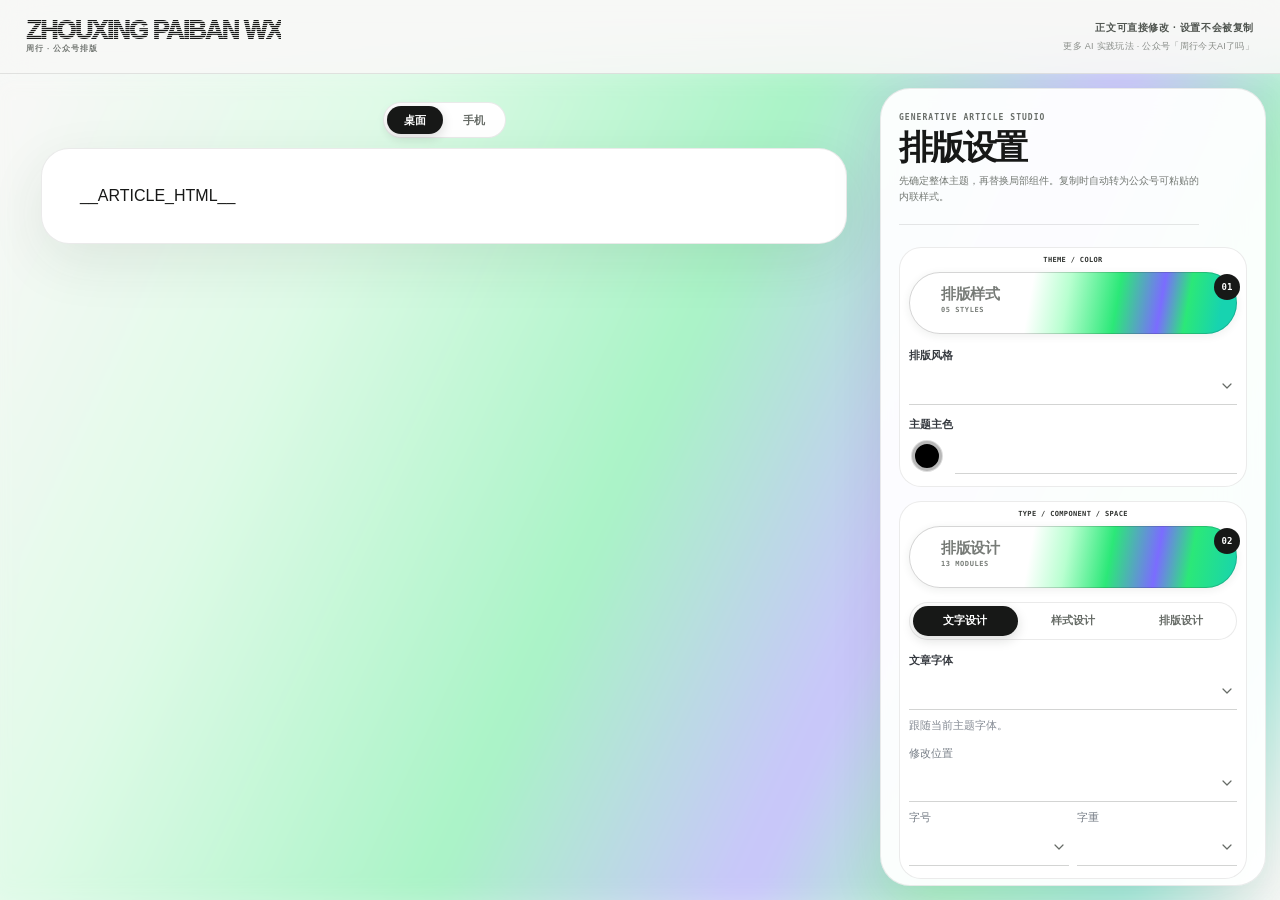
<file: zhouxing-paiban-wx/assets/preview-template.html>
<!doctype html>
<html lang="zh-CN">
  <head>
    <meta charset="utf-8" />
    <meta name="viewport" content="width=device-width,initial-scale=1" />
    <title>__PAGE_TITLE__ · 公众号排版预览</title>
    <style>
      * {
        box-sizing: border-box;
      }
      :root {
        color-scheme: light;
        font-family: -apple-system, BlinkMacSystemFont, "SF Pro Display", "PingFang SC", sans-serif;
        --flow-pale: #b8ffd0;
        --flow-mid: #2be878;
        --flow-rich: #17d3b0;
        --flow-aux: #7b6cff;
      }
      body {
        min-height: 100vh;
        margin: 0;
        background: #f7f8f6;
        color: #171817;
      }
      body:before {
        content: "";
        position: fixed;
        z-index: 0;
        inset: 0;
        pointer-events: none;
        background: linear-gradient(
          90deg,
          transparent calc(50% - 0.5px),
          rgba(22, 24, 23, 0.018) 50%,
          transparent calc(50% + 0.5px)
        );
        background-size: 120px 100%;
      }
      .ambient-flow {
        position: fixed;
        z-index: 0;
        inset: 74px 0 0;
        width: 100%;
        height: calc(100vh - 74px);
        border: 0;
        background: linear-gradient(
          115deg,
          #f8f9f7 4%,
          var(--flow-pale) 25%,
          var(--flow-mid) 49%,
          var(--flow-aux) 67%,
          var(--flow-mid) 78%,
          var(--flow-rich) 89%,
          #f8f9f7 97%
        );
        filter: blur(18px) saturate(1.08);
        opacity: 0.36;
        pointer-events: none;
        transform: scale(1.045);
      }
      .app-header {
        height: 74px;
        padding: 0 26px;
        display: flex;
        align-items: center;
        justify-content: space-between;
        background: rgba(247, 248, 246, 0.88);
        border-bottom: 1px solid rgba(24, 26, 25, 0.1);
        position: sticky;
        top: 0;
        z-index: 10;
        backdrop-filter: blur(20px);
        -webkit-backdrop-filter: blur(20px);
      }
      .brand {
        display: flex;
        flex-direction: column;
        align-items: flex-start;
        gap: 4px;
      }
      .brand-en {
        color: transparent;
        background: repeating-linear-gradient(180deg, #171817 0 1px, rgba(23, 24, 23, 0.18) 1px 2px);
        -webkit-background-clip: text;
        background-clip: text;
        font-family: "Arial Black", "SF Pro Display", "PingFang SC", sans-serif;
        font-size: 25px;
        font-weight: 950;
        line-height: 0.82;
        letter-spacing: -0.055em;
        text-transform: uppercase;
      }
      .brand-cn {
        color: #747974;
        font-size: 8px;
        font-weight: 650;
        line-height: 1;
        letter-spacing: 0.12em;
      }
      .header-note {
        display: flex;
        flex-direction: column;
        align-items: flex-end;
        gap: 5px;
        text-align: right;
      }
      .hint {
        color: #4f544f;
        font-size: 10px;
        font-weight: 650;
        letter-spacing: 0.06em;
      }
      .account-note {
        color: #8a8e89;
        font-size: 9px;
        font-weight: 520;
        letter-spacing: 0.035em;
      }
      .workspace {
        position: relative;
        z-index: 1;
        width: 100%;
        margin: 0;
        padding: 28px 414px 84px 22px;
        display: block;
      }
      .paper-shell {
        width: min(806px, 100%);
        margin: 0 auto;
        padding: 38px;
        background: #fff;
        border: 1px solid rgba(25, 28, 26, 0.09);
        border-radius: 28px;
        box-shadow: 0 18px 55px rgba(44, 50, 46, 0.085);
        overflow: hidden;
      }
      /* 手机预览：375px 屏宽减去公众号正文区自带的 16px 左右页边距，文章实际可用宽度 343px */
      .paper-shell.is-phone {
        width: 377px;
        padding: 24px 16px;
        border-radius: 36px;
      }
      .preview-mode {
        display: flex;
        width: max-content;
        gap: 3px;
        margin: 0 auto 10px;
        padding: 3px;
        border: 1px solid rgba(24, 27, 25, 0.09);
        border-radius: 999px;
        background: #fff;
      }
      .preview-mode-option {
        height: 28px;
        padding: 0 16px;
        background: transparent;
        color: #666b66;
        font-size: 11px;
        font-weight: 680;
      }
      .preview-mode-option:hover {
        color: #111311;
        background: #f6f7f5;
      }
      .preview-mode-option.active {
        background: #171817;
        color: #fff;
        box-shadow: 0 4px 12px rgba(23, 24, 23, 0.15);
      }
      .preview-mode-note {
        margin: 0 0 14px;
        color: #7c828b;
        font-size: 10px;
        text-align: center;
      }
      .preview-mode-note[hidden] {
        display: none;
      }
      .article {
        margin: 0 auto;
        outline: none;
      }
      .article:focus {
        box-shadow: 0 0 0 4px rgba(35, 39, 36, 0.08);
      }
      .toolbar {
        position: fixed;
        top: 88px;
        right: 14px;
        width: 386px;
        max-height: calc(100vh - 102px);
        overflow: auto;
        padding: 22px 18px 20px;
        background: rgba(255, 255, 255, 0.94);
        border: 1px solid rgba(24, 27, 25, 0.085);
        border-radius: 30px;
        box-shadow: 0 18px 52px rgba(42, 48, 44, 0.1);
        z-index: 8;
        backdrop-filter: blur(22px);
        -webkit-backdrop-filter: blur(22px);
        scrollbar-width: thin;
        scrollbar-color: #cfd2cd transparent;
      }
      .toolbar::-webkit-scrollbar {
        width: 7px;
      }
      .toolbar::-webkit-scrollbar-thumb {
        background: #c4c8ce;
        border: 2px solid transparent;
        border-radius: 8px;
        background-clip: padding-box;
      }
      .toolbar > h2 {
        margin: 2px 0 9px;
        font-size: 34px;
        font-weight: 880;
        line-height: 0.94;
        letter-spacing: -0.065em;
      }
      .toolbar > h2:before {
        content: "GENERATIVE ARTICLE STUDIO";
        display: block;
        margin: 0 0 9px;
        color: #686d68;
        font-family: Menlo, Monaco, monospace;
        font-size: 8px;
        font-weight: 600;
        line-height: 1.2;
        letter-spacing: 0.13em;
      }
      .toolbar > .sub {
        max-width: 300px;
        margin: 0 0 22px;
        padding-bottom: 18px;
        border-bottom: 1px solid rgba(24, 27, 25, 0.1);
        color: #737873;
        font-size: 10px;
        line-height: 1.65;
      }
      .settings-group {
        margin: 0 0 14px;
        padding: 9px 9px 12px;
        background: #fff;
        border: 1px solid rgba(24, 27, 25, 0.085);
        border-radius: 22px;
      }
      .module-label {
        height: 11px;
        margin: 0 13px 4px;
        color: #303330;
        font-family: Menlo, Monaco, monospace;
        font-size: 7px;
        font-weight: 650;
        line-height: 1;
        letter-spacing: 0.05em;
        text-align: center;
        text-transform: uppercase;
      }
      .material-card {
        position: relative;
        height: 62px;
        margin: 0 0 14px;
      }
      .material-band {
        position: absolute;
        inset: 0;
        width: 100%;
        height: 100%;
        border: 0;
        border-radius: 999px;
        background: linear-gradient(
          100deg,
          #fff 0 30%,
          rgba(255, 255, 255, 0.9) 37%,
          var(--flow-pale) 48%,
          var(--flow-mid) 63%,
          var(--flow-aux) 76%,
          var(--flow-mid) 84%,
          var(--flow-rich) 94%
        );
        box-shadow:
          0 2px 8px rgba(39, 45, 41, 0.08),
          inset 0 0 0 1px rgba(24, 27, 25, 0.1);
        pointer-events: none;
      }
      .settings-group:nth-of-type(2) .material-band {
        background: linear-gradient(
          100deg,
          #fff 0 30%,
          rgba(255, 255, 255, 0.9) 37%,
          var(--flow-pale) 48%,
          var(--flow-mid) 61%,
          var(--flow-aux) 75%,
          var(--flow-mid) 85%,
          var(--flow-rich)
        );
      }
      .material-card:after {
        content: "";
        position: absolute;
        inset: 0;
        border: 1px solid rgba(24, 27, 25, 0.085);
        border-radius: 999px;
        pointer-events: none;
      }
      .material-copy {
        position: absolute;
        top: 14px;
        left: 32px;
        z-index: 1;
        display: flex;
        min-width: 106px;
        flex-direction: column;
        align-items: flex-start;
        text-shadow: 0 1px 9px rgba(255, 255, 255, 0.85);
      }
      .group-title {
        margin: 0 0 5px;
        color: #777b77;
        font-size: 15px;
        font-weight: 820;
        line-height: 1;
        letter-spacing: -0.025em;
      }
      .material-meta {
        color: #787d78;
        font-family: Menlo, Monaco, monospace;
        font-size: 7px;
        font-weight: 560;
        line-height: 1.2;
        letter-spacing: 0.08em;
      }
      .group-index {
        position: absolute;
        top: 2px;
        right: -3px;
        z-index: 2;
        display: inline-flex;
        width: 26px;
        height: 26px;
        align-items: center;
        justify-content: center;
        border-radius: 50%;
        background: #171817;
        color: #fff;
        font-family: Menlo, Monaco, monospace;
        font-size: 9px;
        font-weight: 700;
        font-variant-numeric: tabular-nums;
      }
      .subsection {
        margin: 16px 0 10px;
        padding-top: 14px;
        border-top: 1px solid rgba(31, 38, 46, 0.07);
        color: #777e87;
        font-size: 11px;
        font-weight: 700;
        letter-spacing: 0.08em;
      }
      .design-tabs {
        display: grid;
        grid-template-columns: repeat(3, 1fr);
        gap: 3px;
        margin: 0 0 13px;
        padding: 3px;
        border: 1px solid rgba(24, 27, 25, 0.09);
        border-radius: 999px;
        background: #fff;
      }
      .design-tab {
        height: 30px;
        padding: 0 5px;
        border-radius: 999px;
        background: transparent;
        color: #666b66;
        font-size: 11px;
        font-weight: 680;
        transition:
          background 0.18s,
          color 0.18s,
          box-shadow 0.18s;
      }
      .design-tab:hover {
        color: #111311;
        background: #f6f7f5;
      }
      .design-tab.active {
        background: #171817;
        color: #fff;
        box-shadow: 0 4px 12px rgba(23, 24, 23, 0.15);
      }
      .design-panel[hidden] {
        display: none;
      }
      .field {
        margin: 0 0 12px;
      }
      .field:last-child {
        margin-bottom: 0;
      }
      .field > label {
        display: block;
        margin: 0 0 6px;
        color: #35393f;
        font-size: 11px;
        font-weight: 620;
      }
      select,
      input[type="text"] {
        width: 100%;
        height: 36px;
        padding: 0 28px 0 2px;
        border: 0;
        border-bottom: 1px solid rgba(24, 27, 25, 0.19);
        border-radius: 0;
        background-color: transparent;
        color: #202320;
        box-shadow: none;
        transition:
          background-color 0.16s,
          border-color 0.16s;
      }
      select {
        -webkit-appearance: none;
        appearance: none;
        background-image: url("data:image/svg+xml,%3Csvg xmlns='http://www.w3.org/2000/svg' width='10' height='6' viewBox='0 0 10 6'%3E%3Cpath d='m1 1 4 4 4-4' fill='none' stroke='%23666b66' stroke-width='1.2' stroke-linecap='round' stroke-linejoin='round'/%3E%3C/svg%3E");
        background-repeat: no-repeat;
        background-position: right 5px center;
        background-size: 10px 6px;
      }
      input[type="text"] {
        padding-right: 2px;
      }
      select:hover,
      input[type="text"]:hover {
        background-color: rgba(255, 255, 255, 0.32);
        border-bottom-color: rgba(24, 27, 25, 0.34);
      }
      input[type="text"]:focus,
      select:focus {
        outline: none;
        padding-left: 12px;
        border-bottom-color: transparent;
        border-radius: 999px;
        background-color: #f4f5f2;
        box-shadow: 0 0 0 1px rgba(24, 27, 25, 0.1);
      }
      .custom-select {
        position: relative;
        width: 100%;
      }
      .custom-select-native {
        position: absolute !important;
        width: 1px !important;
        height: 1px !important;
        margin: -1px !important;
        padding: 0 !important;
        overflow: hidden !important;
        clip: rect(0 0 0 0) !important;
        white-space: nowrap !important;
        border: 0 !important;
      }
      .custom-select-trigger {
        position: relative;
        width: 100%;
        height: 36px;
        padding: 0 30px 0 2px;
        border: 0;
        border-bottom: 1px solid rgba(24, 27, 25, 0.19);
        border-radius: 0;
        background: transparent;
        color: #202320;
        font-size: 13px;
        font-weight: 500;
        text-align: left;
        box-shadow: none;
      }
      .custom-select-trigger:after {
        content: "";
        position: absolute;
        top: 50%;
        right: 6px;
        width: 7px;
        height: 7px;
        border-right: 1.2px solid #666b66;
        border-bottom: 1.2px solid #666b66;
        transform: translateY(-70%) rotate(45deg);
        transition: transform 0.16s;
      }
      .custom-select-trigger:hover {
        background: rgba(247, 248, 246, 0.72);
        border-bottom-color: rgba(24, 27, 25, 0.34);
        box-shadow: none;
      }
      .custom-select.open .custom-select-trigger {
        padding-left: 12px;
        border-bottom-color: transparent;
        border-radius: 999px;
        background: #f4f5f2;
        box-shadow: 0 0 0 1px rgba(24, 27, 25, 0.1);
      }
      .custom-select.open .custom-select-trigger:after {
        transform: translateY(-20%) rotate(225deg);
      }
      .custom-select-trigger:active {
        transform: none;
      }
      .custom-select-menu {
        position: absolute;
        z-index: 30;
        top: calc(100% + 7px);
        left: 0;
        display: none;
        width: 100%;
        max-height: 220px;
        overflow: auto;
        padding: 6px;
        border: 1px solid rgba(24, 27, 25, 0.09);
        border-radius: 16px;
        background: rgba(255, 255, 255, 0.98);
        box-shadow: 0 16px 36px rgba(35, 40, 37, 0.16);
        backdrop-filter: blur(18px);
        -webkit-backdrop-filter: blur(18px);
      }
      .custom-select.open .custom-select-menu {
        display: block;
      }
      .custom-select-option {
        display: block;
        width: 100%;
        height: 31px;
        padding: 0 10px;
        border: 0;
        border-radius: 10px;
        background: transparent;
        color: #454a45;
        font-size: 11px;
        font-weight: 560;
        text-align: left;
        box-shadow: none;
      }
      .custom-select-option:hover {
        background: #f4f5f2;
        box-shadow: none;
      }
      .custom-select-option.selected {
        border-radius: 999px;
        background: #171817;
        color: #fff;
      }
      .custom-select-option:active {
        transform: none;
      }
      .color-row {
        display: grid;
        grid-template-columns: 36px 1fr;
        gap: 10px;
        align-items: end;
      }
      input[type="color"] {
        width: 36px;
        height: 36px;
        padding: 3px;
        border: 0;
        border-radius: 50%;
        background: transparent;
        cursor: pointer;
      }
      input[type="color"]::-webkit-color-swatch-wrapper {
        padding: 0;
      }
      input[type="color"]::-webkit-color-swatch {
        border: 3px solid rgba(255, 255, 255, 0.72);
        border-radius: 50%;
        box-shadow: 0 0 0 1px rgba(24, 27, 25, 0.14);
      }
      .type-controls {
        display: grid;
        grid-template-columns: 1fr 1fr;
        gap: 8px;
      }
      .type-controls .wide {
        grid-column: 1/-1;
      }
      .mini-label {
        display: block;
        margin: 0 0 5px;
        color: #777e87;
        font-size: 11px;
      }
      .field-note {
        margin: 7px 0 0;
        color: #858b94;
        font-size: 11px;
        line-height: 1.55;
      }
      .spacing-row {
        display: grid;
        grid-template-columns: 92px 1fr 36px;
        gap: 8px;
        align-items: center;
        margin: 0 0 11px;
      }
      .spacing-row:last-child {
        margin-bottom: 0;
      }
      .spacing-row label {
        color: #676e77;
        font-size: 11px;
      }
      .spacing-row output {
        color: #41464d;
        font-size: 11px;
        text-align: right;
        font-variant-numeric: tabular-nums;
      }
      input[type="range"] {
        width: 100%;
        accent-color: #24272c;
      }
      .actions {
        display: grid;
        grid-template-columns: 1fr 1fr;
        gap: 8px;
        margin-top: 16px;
      }
      button {
        height: 42px;
        border: 1px solid transparent;
        border-radius: 999px;
        font-weight: 720;
        cursor: pointer;
        transition:
          transform 0.16s,
          box-shadow 0.2s,
          filter 0.16s;
      }
      button:active {
        transform: scale(0.985);
      }
      #saveStyleButton,
      #resetButton {
        height: 48px;
        background: #fff;
        border-color: rgba(24, 27, 25, 0.13);
        color: #171817;
        font-size: 11px;
      }
      #saveStyleButton:hover,
      #resetButton:hover {
        box-shadow: 0 8px 20px rgba(23, 24, 23, 0.1);
      }
      #copyButton {
        position: relative;
        grid-column: 1/-1;
        height: 48px;
        padding: 0 48px 0 17px;
        overflow: hidden;
        background: #171817;
        border-color: #171817;
        box-shadow: 0 8px 20px rgba(23, 24, 23, 0.14);
        color: #fff;
        text-align: left;
      }
      #copyButton:after {
        content: "↗";
        position: absolute;
        top: 7px;
        right: 7px;
        display: flex;
        width: 32px;
        height: 32px;
        align-items: center;
        justify-content: center;
        border-radius: 50%;
        background: #fff;
        color: #171817;
        font-size: 14px;
      }
      #copyButton:hover {
        box-shadow: 0 11px 27px rgba(23, 24, 23, 0.21);
      }
      .status {
        min-height: 19px;
        margin-top: 10px;
        color: #7c828b;
        font-size: 12px;
        line-height: 1.5;
      }
      .status.success {
        color: #168248;
      }
      .status.error {
        color: #c23d35;
      }
      .preset-dialog[hidden] {
        display: none;
      }
      .preset-dialog {
        position: fixed;
        z-index: 60;
        inset: 0;
        display: grid;
        place-items: center;
        padding: 20px;
        background: rgba(19, 22, 20, 0.24);
        backdrop-filter: blur(10px);
        -webkit-backdrop-filter: blur(10px);
      }
      .preset-dialog-card {
        width: min(380px, 100%);
        padding: 24px;
        border: 1px solid rgba(24, 27, 25, 0.1);
        border-radius: 26px;
        background: rgba(255, 255, 255, 0.98);
        box-shadow: 0 28px 80px rgba(22, 26, 23, 0.22);
      }
      .preset-dialog-card h3 {
        margin: 0 0 8px;
        font-size: 24px;
        line-height: 1;
        letter-spacing: -0.04em;
      }
      .preset-dialog-card p {
        margin: 0 0 18px;
        color: #737873;
        font-size: 11px;
        line-height: 1.7;
      }
      .preset-dialog-card label {
        display: block;
        margin: 0 0 7px;
        color: #35393f;
        font-size: 11px;
        font-weight: 650;
      }
      .preset-dialog-card input {
        height: 42px;
        padding: 0 14px;
        border: 1px solid rgba(24, 27, 25, 0.13);
        border-radius: 999px;
        background: #f7f8f6;
      }
      .preset-dialog-card input:focus {
        padding-left: 14px;
      }
      .dialog-actions {
        display: grid;
        grid-template-columns: 1fr 1.3fr;
        gap: 8px;
        margin-top: 18px;
      }
      .dialog-actions button {
        height: 42px;
      }
      .dialog-cancel {
        background: #fff;
        border-color: rgba(24, 27, 25, 0.13);
        color: #171817;
      }
      .dialog-save {
        background: #171817;
        color: #fff;
      }
      .dialog-error {
        min-height: 18px;
        margin: 8px 2px 0 !important;
        color: #c23d35 !important;
        font-size: 10px !important;
      }
      .article h1,
      .article h2,
      .article h3,
      .article h4,
      .article h5,
      .article h6,
      .article p,
      .article blockquote,
      .article ul,
      .article ol,
      .article pre,
      .article table {
        box-sizing: border-box;
      }
      .article img {
        max-width: 100%;
      }
      @media (max-width: 900px) {
        .workspace {
          padding: 20px 328px 60px 12px;
        }
        .toolbar {
          top: 84px;
          right: 10px;
          width: 306px;
          max-height: calc(100vh - 96px);
          padding: 18px 14px;
        }
        .material-copy {
          left: 28px;
        }
        .paper-shell {
          padding: 18px;
          border-radius: 20px;
        }
      }
      @media (max-width: 640px) {
        body {
          min-width: 620px;
        }
        .app-header {
          padding: 0 14px;
        }
        .header-note {
          display: none;
        }
        .workspace {
          padding-left: 10px;
          padding-right: 318px;
        }
        .toolbar {
          right: 10px;
          width: 296px;
        }
        .paper-shell {
          padding: 12px;
          border-radius: 12px;
        }
      }
    </style>
    <style id="themeStyle"></style>
  </head>
  <body>
    <canvas class="ambient-flow flow-canvas" data-variant="2" aria-hidden="true"></canvas>
    <header class="app-header">
      <div class="brand">
        <span class="brand-en">ZHOUXING PAIBAN WX</span><span class="brand-cn">周行 · 公众号排版</span>
      </div>
      <div class="header-note">
        <span class="hint">正文可直接修改 · 设置不会被复制</span
        ><span class="account-note">更多 AI 实践玩法 · 公众号「周行今天AI了吗」</span>
      </div>
    </header>
    <main class="workspace">
      <div class="preview-mode" role="group" aria-label="预览宽度">
        <button class="preview-mode-option active" type="button" data-mode="desktop" aria-pressed="true">桌面</button
        ><button class="preview-mode-option" type="button" data-mode="phone" aria-pressed="false">手机</button>
      </div>
      <p id="previewModeNote" class="preview-mode-note" hidden>
        模拟手机公众号：屏宽 375px，已含公众号自带的 16px 页边距，复制结果不受预览宽度影响。
      </p>
      <section class="paper-shell">
        <article id="article" class="article note-to-mp" contenteditable="true" spellcheck="false">__ARTICLE_HTML__</article>
      </section>
      <aside class="toolbar">
        <h2>排版设置</h2>
        <p class="sub">先确定整体主题，再替换局部组件。复制时自动转为公众号可粘贴的内联样式。</p>
        <section class="settings-group" aria-labelledby="styleGroupTitle">
          <div class="module-label">Theme / Color</div>
          <div class="material-card">
            <canvas class="material-band flow-canvas" data-variant="0" aria-hidden="true"></canvas>
            <div class="material-copy">
              <h3 id="styleGroupTitle" class="group-title">排版样式</h3>
              <span id="themeCountMeta" class="material-meta">05 STYLES</span>
            </div>
            <span class="group-index">01</span>
          </div>
          <div class="field">
            <label for="themeSelect">排版风格</label
            ><select id="themeSelect"></select>
            <p id="themeNote" class="field-note"></p>
          </div>
          <div class="field">
            <label for="accentColor">主题主色</label>
            <div class="color-row">
              <input id="accentColor" type="color" /><input
                id="accentHex"
                type="text"
                maxlength="7"
                aria-label="十六进制主色"
              />
            </div>
          </div>
        </section>
        <section class="settings-group" aria-labelledby="designGroupTitle">
          <div class="module-label">Type / Component / Space</div>
          <div class="material-card">
            <canvas class="material-band flow-canvas" data-variant="1" aria-hidden="true"></canvas>
            <div class="material-copy">
              <h3 id="designGroupTitle" class="group-title">排版设计</h3>
              <span class="material-meta">13 MODULES</span>
            </div>
            <span class="group-index">02</span>
          </div>
          <div class="design-tabs" role="tablist" aria-label="排版设计分类">
            <button
              class="design-tab active"
              type="button"
              role="tab"
              aria-selected="true"
              data-panel="textDesignPanel"
            >
              文字设计
            </button>
            <button class="design-tab" type="button" role="tab" aria-selected="false" data-panel="styleDesignPanel">
              样式设计
            </button>
            <button class="design-tab" type="button" role="tab" aria-selected="false" data-panel="layoutDesignPanel">
              排版设计
            </button>
          </div>
          <div id="textDesignPanel" class="design-panel" role="tabpanel">
            <div class="field">
              <label for="fontSelect">文章字体</label
              ><select id="fontSelect"></select>
              <p id="fontNote" class="field-note">跟随当前主题字体。</p>
            </div>
            <div class="field">
              <div class="type-controls">
                <div class="wide">
                  <span class="mini-label">修改位置</span
                  ><select id="typeTargetSelect"></select>
                </div>
                <div>
                  <span class="mini-label">字号</span
                  ><select id="typeSizeSelect"></select>
                </div>
                <div>
                  <span class="mini-label">字重</span
                  ><select id="typeWeightSelect"></select>
                </div>
              </div>
            </div>
          </div>
          <div id="styleDesignPanel" class="design-panel" role="tabpanel" hidden>
            <div class="field">
              <label for="styleTargetSelect">修改位置</label
              ><select id="styleTargetSelect"></select>
            </div>
            <div class="field">
              <label for="styleOptionSelect">选择样式</label
              ><select id="styleOptionSelect"></select>
              <p id="styleNote" class="field-note">H1–H6 共用同一套标题样式，字号与字重在“文字设计”中独立调整。</p>
            </div>
          </div>
          <div id="layoutDesignPanel" class="design-panel" role="tabpanel" hidden>
            <div class="spacing-row">
              <label for="sidePadding">两侧边距</label
              ><input id="sidePadding" type="range" min="0" max="32" step="1" /><output id="sidePaddingValue"></output>
            </div>
            <div class="spacing-row">
              <label for="paragraphSpacing">段落间距</label
              ><input id="paragraphSpacing" type="range" min="8" max="42" step="1" /><output
                id="paragraphSpacingValue"
              ></output>
            </div>
            <div class="spacing-row">
              <label for="headingTopSpacing">标题上间距</label
              ><input id="headingTopSpacing" type="range" min="16" max="72" step="1" /><output
                id="headingTopSpacingValue"
              ></output>
            </div>
            <div class="spacing-row">
              <label for="headingBottomSpacing">标题下间距</label
              ><input id="headingBottomSpacing" type="range" min="8" max="44" step="1" /><output
                id="headingBottomSpacingValue"
              ></output>
            </div>
            <div class="spacing-row">
              <label for="imageTopSpacing">图片上间距</label
              ><input id="imageTopSpacing" type="range" min="0" max="56" step="1" /><output
                id="imageTopSpacingValue"
              ></output>
            </div>
            <div class="spacing-row">
              <label for="imageBottomSpacing">图片下间距</label
              ><input id="imageBottomSpacing" type="range" min="0" max="56" step="1" /><output
                id="imageBottomSpacingValue"
              ></output>
            </div>
            <p class="field-note">
              两侧边距是文章内容到公众号正文区域边缘的距离；公众号自身的页面边距无法通过粘贴修改。
            </p>
          </div>
        </section>
        <div class="actions">
          <button id="saveStyleButton" type="button">保存为新风格</button
          ><button id="resetButton" type="button">恢复当前风格</button
          ><button id="copyButton" type="button">复制排版</button>
        </div>
        <div id="status" class="status" role="status"></div>
      </aside>
    </main>
    <div id="presetDialog" class="preset-dialog" hidden>
      <section class="preset-dialog-card" role="dialog" aria-modal="true" aria-labelledby="presetDialogTitle">
        <h3 id="presetDialogTitle">保存为新风格</h3>
        <p>保存主题、配色、字体、组件和间距设置到当前浏览器。文章内容不会被保存。</p>
        <label for="presetName">风格名称</label
        ><input id="presetName" type="text" maxlength="24" autocomplete="off" placeholder="例如：红色教程版" />
        <p id="presetDialogError" class="dialog-error" role="alert"></p>
        <div class="dialog-actions">
          <button id="cancelPresetButton" class="dialog-cancel" type="button">取消</button
          ><button id="confirmPresetButton" class="dialog-save" type="button">保存风格</button>
        </div>
      </section>
    </div>
    <script id="themesData" type="application/json">
      __THEMES_JSON__
    </script>
    <script id="componentsData" type="application/json">
      __COMPONENTS_JSON__
    </script>
    <script>
      (() => {
        const themes = JSON.parse(document.getElementById("themesData").textContent),
          componentLibrary = JSON.parse(document.getElementById("componentsData").textContent),
          themeById = Object.fromEntries(themes.map((theme) => [theme.id, theme])),
          initialTheme = __INITIAL_THEME__;
        const article = document.getElementById("article"),
          paperShell = document.querySelector(".paper-shell"),
          previewModeNote = document.getElementById("previewModeNote"),
          themeStyle = document.getElementById("themeStyle"),
          themeSelect = document.getElementById("themeSelect"),
          themeNote = document.getElementById("themeNote"),
          themeCountMeta = document.getElementById("themeCountMeta"),
          accentColor = document.getElementById("accentColor"),
          accentHex = document.getElementById("accentHex"),
          fontSelect = document.getElementById("fontSelect"),
          fontNote = document.getElementById("fontNote"),
          typeTargetSelect = document.getElementById("typeTargetSelect"),
          typeSizeSelect = document.getElementById("typeSizeSelect"),
          typeWeightSelect = document.getElementById("typeWeightSelect"),
          styleTargetSelect = document.getElementById("styleTargetSelect"),
          styleOptionSelect = document.getElementById("styleOptionSelect"),
          styleNote = document.getElementById("styleNote"),
          status = document.getElementById("status"),
          copyButton = document.getElementById("copyButton"),
          saveStyleButton = document.getElementById("saveStyleButton"),
          presetDialog = document.getElementById("presetDialog"),
          presetName = document.getElementById("presetName"),
          presetDialogError = document.getElementById("presetDialogError");
        const spacingIds = [
            "sidePadding",
            "paragraphSpacing",
            "headingTopSpacing",
            "headingBottomSpacing",
            "imageTopSpacing",
            "imageBottomSpacing",
          ],
          spacingInputs = Object.fromEntries(spacingIds.map((id) => [id, document.getElementById(id)]));
        function initMaterialBands() {
          const reduced = window.matchMedia && window.matchMedia("(prefers-reduced-motion: reduce)").matches;
          const vertexSource = "attribute vec2 a_position;void main(){gl_Position=vec4(a_position,0.0,1.0);}";
          const fragmentSource = `precision mediump float;
uniform vec2 u_resolution;uniform float u_time;uniform float u_variant;uniform vec3 u_color0;uniform vec3 u_color1;uniform vec3 u_color2;uniform vec3 u_aux;
float hash(vec2 p){return fract(sin(dot(p,vec2(127.1,311.7)))*43758.5453123);}
float noise(vec2 p){vec2 i=floor(p),f=fract(p);f=f*f*(3.0-2.0*f);return mix(mix(hash(i),hash(i+vec2(1.0,0.0)),f.x),mix(hash(i+vec2(0.0,1.0)),hash(i+vec2(1.0,1.0)),f.x),f.y);}
float fbm(vec2 p){float value=0.0,amplitude=.52;mat2 turn=mat2(.82,.57,-.57,.82);for(int i=0;i<5;i++){value+=amplitude*noise(p);p=turn*p*2.03+vec2(17.1,9.2);amplitude*=.5;}return value;}
void main(){
  vec2 uv=gl_FragCoord.xy/u_resolution.xy;float t=u_time*.000075*mix(1.0,2.8,step(1.5,u_variant))+u_variant*3.7;vec2 p=vec2(uv.x*3.15,uv.y*1.32);
  vec2 q=vec2(fbm(p+vec2(t*.72,-t*.22)),fbm(p+vec2(5.2,-1.3)+vec2(-t*.31,t*.48)));
  vec2 r=vec2(fbm(p+2.7*q+vec2(1.7,8.2)+t*.19),fbm(p+2.2*q+vec2(8.3,2.8)-t*.16));
  float ink=fbm(p+3.5*q+1.55*r);float fracture=fbm(p*1.58-r*2.1+vec2(-t*.22,t*.13));float hue=fbm(p*.72+q*1.8+vec2(t*.11,0.0));
  float ambient=step(1.5,u_variant);float cardMask=smoothstep(.29,.51,uv.x);float pageMask=smoothstep(.03,.17,uv.x)*(1.0-smoothstep(.86,.98,uv.x));float leftMask=mix(cardMask,pageMask,ambient);float body=smoothstep(.34,.64,ink+.10*sin((uv.x+uv.y)*8.0+t));
  float broken=1.0-.86*smoothstep(.60,.79,fracture);float vein=1.0-smoothstep(.025,.15,abs(ink-(.52+.07*sin(t+uv.y*3.0))));
  float pigment=clamp(leftMask*(body*broken+vein*.11),0.0,1.0);
  vec3 base=vec3(.975,.978,.966),c0=u_color0,c1=u_color1,c2=u_color2;if(u_variant>.5&&u_variant<1.5){c0=mix(u_color0,u_color1,.16);c2=mix(u_color2,u_color1,.18);}
  vec3 wash=mix(c0,c1,smoothstep(.22,.72,hue));wash=mix(wash,c2,smoothstep(.58,.90,fbm(p*.83+r+t*.08)));float auxField=fbm(p*.94+q*1.42-r*.72+vec2(7.4,-3.1)-t*.12);float auxMask=smoothstep(.52,.74,auxField);wash=mix(wash,u_aux,auxMask*mix(.52,.40,ambient));
  wash=mix(wash,base,smoothstep(.74,.96,fracture)*.46);vec3 color=mix(base,wash,pigment*mix(.94,.72,ambient));color-=vein*pigment*mix(.040,.018,ambient);
  float grain=(hash(gl_FragCoord.xy*.37)-.5)*.022*pigment;color+=grain;gl_FragColor=vec4(clamp(color,0.0,1.0),1.0);
}`;
          function shader(gl, type, source) {
            const item = gl.createShader(type);
            gl.shaderSource(item, source);
            gl.compileShader(item);
            if (!gl.getShaderParameter(item, gl.COMPILE_STATUS)) {
              gl.deleteShader(item);
              return null;
            }
            return item;
          }
          const states = [...document.querySelectorAll(".flow-canvas")]
            .map((canvas) => {
              const gl = canvas.getContext("webgl", { alpha: false, antialias: false, powerPreference: "low-power" });
              if (!gl) return null;
              const vs = shader(gl, gl.VERTEX_SHADER, vertexSource),
                fs = shader(gl, gl.FRAGMENT_SHADER, fragmentSource);
              if (!vs || !fs) return null;
              const program = gl.createProgram();
              gl.attachShader(program, vs);
              gl.attachShader(program, fs);
              gl.linkProgram(program);
              if (!gl.getProgramParameter(program, gl.LINK_STATUS)) return null;
              const buffer = gl.createBuffer();
              gl.bindBuffer(gl.ARRAY_BUFFER, buffer);
              gl.bufferData(
                gl.ARRAY_BUFFER,
                new Float32Array([-1, -1, 1, -1, -1, 1, -1, 1, 1, -1, 1, 1]),
                gl.STATIC_DRAW,
              );
              const position = gl.getAttribLocation(program, "a_position");
              return {
                canvas,
                gl,
                program,
                position,
                resolution: gl.getUniformLocation(program, "u_resolution"),
                time: gl.getUniformLocation(program, "u_time"),
                variant: gl.getUniformLocation(program, "u_variant"),
                color0: gl.getUniformLocation(program, "u_color0"),
                color1: gl.getUniformLocation(program, "u_color1"),
                color2: gl.getUniformLocation(program, "u_color2"),
                aux: gl.getUniformLocation(program, "u_aux"),
              };
            })
            .filter(Boolean);
          function draw(now) {
            const [color0, color1, color2, aux] = flowColors;
            states.forEach((state) => {
              const { canvas, gl, program } = state,
                dpr = canvas.classList.contains("ambient-flow") ? 1 : Math.min(window.devicePixelRatio || 1, 2),
                width = Math.max(1, Math.round(canvas.clientWidth * dpr)),
                height = Math.max(1, Math.round(canvas.clientHeight * dpr));
              if (canvas.width !== width || canvas.height !== height) {
                canvas.width = width;
                canvas.height = height;
              }
              gl.viewport(0, 0, width, height);
              gl.useProgram(program);
              gl.enableVertexAttribArray(state.position);
              gl.vertexAttribPointer(state.position, 2, gl.FLOAT, false, 0, 0);
              gl.uniform2f(state.resolution, width, height);
              gl.uniform1f(state.time, now);
              gl.uniform1f(state.variant, Number(canvas.dataset.variant) || 0);
              gl.uniform3f(state.color0, ...color0);
              gl.uniform3f(state.color1, ...color1);
              gl.uniform3f(state.color2, ...color2);
              gl.uniform3f(state.aux, ...aux);
              gl.drawArrays(gl.TRIANGLES, 0, 6);
            });
            if (!reduced && states.length) requestAnimationFrame(draw);
          }
          redrawStaticFlow = () => {
            if (reduced) draw(1800);
          };
          draw(reduced ? 1800 : performance.now());
        }
        const fontChoices = [
          { value: "theme", label: "跟随主题", note: "使用当前排版主题原本的字体栈。" },
          {
            value: "system",
            label: "系统无衬线（推荐）",
            stack:
              '-apple-system,BlinkMacSystemFont,"PingFang SC","Hiragino Sans GB","Microsoft YaHei",Arial,sans-serif',
            note: "跨苹果、Windows 和 Android 最稳定。",
          },
          {
            value: "pingfang",
            label: "苹方优先",
            stack: '"PingFang SC","Hiragino Sans GB","Microsoft YaHei",sans-serif',
            note: "苹果端优先苹方，其他设备自动回退。",
          },
          {
            value: "yahei",
            label: "微软雅黑优先",
            stack: '"Microsoft YaHei","PingFang SC","Hiragino Sans GB",sans-serif',
            note: "Windows 端优先微软雅黑，手机端自动回退。",
          },
          {
            value: "song",
            label: "系统宋体 / 衬线",
            stack: '"Songti SC",STSong,SimSun,serif',
            note: "适合书刊感，不同设备字形与粗细会变化。",
          },
          {
            value: "kai",
            label: "系统楷体",
            stack: '"Kaiti SC",STKaiti,KaiTi,serif',
            note: "兼容性较低，未安装时回退到衬线字体。",
          },
        ];
        const typeTargets = {
            h1: { label: "一级标题 H1", selector: ".note-to-mp h1" },
            h2: { label: "二级标题 H2", selector: ".note-to-mp h2" },
            h3: { label: "三级标题 H3", selector: ".note-to-mp h3" },
            h4: { label: "四级标题 H4", selector: ".note-to-mp h4" },
            h5: { label: "五级标题 H5", selector: ".note-to-mp h5" },
            h6: { label: "六级标题 H6", selector: ".note-to-mp h6" },
            body: { label: "正文", selector: ".note-to-mp p" },
            quote: { label: "引用", selector: ".note-to-mp blockquote" },
            code: { label: "代码", selector: ".note-to-mp .code-section code,.note-to-mp code" },
            strong: { label: "加粗", selector: ".note-to-mp strong" },
            em: { label: "斜体", selector: ".note-to-mp em" },
          },
          typeOverrideSelectors = {
            h1: ".note-to-mp h1",
            h2: ".note-to-mp h2",
            h3: ".note-to-mp h3",
            h4: ".note-to-mp h4",
            h5: ".note-to-mp h5",
            h6: ".note-to-mp h6",
            body: ".note-to-mp,.note-to-mp p,.note-to-mp li,.note-to-mp td",
            quote: ".note-to-mp blockquote,.note-to-mp blockquote p",
            code: ".note-to-mp code,.note-to-mp .code-section pre,.note-to-mp .code-section code",
            strong: ".note-to-mp strong",
            em: ".note-to-mp em",
          };
        const imageOptions = [
          { id: "theme", label: "跟随主题", css: "" },
          {
            id: "square",
            label: "直角",
            css: "border-radius:0!important;box-shadow:none!important;border:none!important;",
          },
          {
            id: "rounded",
            label: "圆角",
            css: "border-radius:12px!important;box-shadow:none!important;border:none!important;",
          },
          {
            id: "shadow",
            label: "阴影",
            css: "border-radius:0!important;border:none!important;box-shadow:0 12px 30px rgba(15,23,42,.18)!important;",
          },
          {
            id: "rounded-shadow",
            label: "圆角 + 阴影",
            css: "border-radius:12px!important;border:none!important;box-shadow:0 12px 30px rgba(15,23,42,.18)!important;",
          },
          {
            id: "border",
            label: "描边",
            css: "border-radius:0!important;box-shadow:none!important;border:1px solid rgba(100,116,139,.32)!important;",
          },
          {
            id: "rounded-border",
            label: "圆角 + 描边",
            css: "border-radius:12px!important;box-shadow:none!important;border:1px solid rgba(100,116,139,.32)!important;",
          },
        ];
        const headingTargets = new Set(["h1", "h2", "h3", "h4", "h5", "h6"]),
          styleTargets = {
            h1: { label: "一级标题 H1", kind: "heading" },
            h2: { label: "二级标题 H2", kind: "heading" },
            h3: { label: "三级标题 H3", kind: "heading" },
            h4: { label: "四级标题 H4", kind: "heading" },
            h5: { label: "五级标题 H5", kind: "heading" },
            h6: { label: "六级标题 H6", kind: "heading" },
            quote: { label: "引用块", module: "quote" },
            code: { label: "代码块", module: "code" },
            "inline-code": { label: "行内代码", module: "inline-code" },
            strong: { label: "加粗", module: "strong" },
            em: { label: "斜体", module: "em" },
            "ordered-list": { label: "有序列表", module: "ordered-list" },
            "unordered-list": { label: "无序列表", module: "unordered-list" },
            table: { label: "表格", module: "table" },
            divider: { label: "分隔线", module: "divider" },
            link: { label: "链接", module: "link" },
            image: { label: "图片", kind: "image" },
          };
        const safeProps = [
          "display",
          "box-sizing",
          "margin",
          "margin-top",
          "margin-right",
          "margin-bottom",
          "margin-left",
          "padding",
          "padding-top",
          "padding-right",
          "padding-bottom",
          "padding-left",
          "color",
          "background",
          "background-color",
          "background-image",
          "background-size",
          "background-position",
          "background-repeat",
          "border",
          "border-top",
          "border-right",
          "border-bottom",
          "border-left",
          "border-radius",
          "box-shadow",
          "font-family",
          "font-size",
          "font-weight",
          "font-style",
          "font-variant-numeric",
          "line-height",
          "letter-spacing",
          "text-align",
          "text-decoration",
          "text-indent",
          "white-space",
          "word-break",
          "overflow-wrap",
          "list-style-type",
          "list-style-position",
          "vertical-align",
          "border-collapse",
          "border-spacing",
          "table-layout",
          "opacity",
        ];
        const themeFlowPresets = {
          "green-white-clean": ["#B8FFD0", "#2BE878", "#17D3B0", "#7B6CFF"],
          "ink-blue-editorial": ["#C4F0FF", "#43C0FF", "#526EFF", "#FF6E9D"],
          "graphite-dossier": ["#E5E7EB", "#4B5563", "#25282C", "#9CA3AF"],
          "sand-gold-journal": ["#FFF3A6", "#FFD83D", "#FF8B45", "#6577FF"],
          "mist-purple-story": ["#E7C9FF", "#A976FF", "#E55EFF", "#FF785B"],
        };
        const presetStorageKey = "zhouxing-paiban-wx.custom-presets.v1",
          draftStorageKey = "zhouxing-paiban-wx.draft-settings.v1",
          previewModeStorageKey = "zhouxing-paiban-wx.preview-mode.v1",
          maxCustomPresets = 20,
          customSelects = new Map();
        let activeTheme,
          currentAccent,
          typeOverrides = {},
          styleSelections = {},
          spacingOverrides = null,
          currentThemeSelectionId,
          customPresets = [],
          flowColors = [
            [0.73, 0.89, 0.77],
            [0.12, 0.71, 0.35],
            [0.13, 0.51, 0.27],
            [0.43, 0.47, 0.79],
          ],
          redrawStaticFlow = () => {};
        function addOption(select, value, label) {
          const option = document.createElement("option");
          option.value = String(value);
          option.textContent = label;
          select.appendChild(option);
          return option;
        }
        function copyData(value) {
          return JSON.parse(JSON.stringify(value));
        }
        function sanitizePreset(raw) {
          if (!raw || typeof raw !== "object" || !themeById[raw.baseThemeId] || typeof raw.name !== "string")
            return null;
          const name = raw.name.trim().slice(0, 24),
            accent = String(raw.accent || "").toUpperCase(),
            font = fontChoices.some((choice) => choice.value === raw.font) ? raw.font : "theme";
          if (!name || !/^#[0-9A-F]{6}$/.test(accent)) return null;
          const safeTypes = {};
          Object.entries(raw.typeOverrides || {}).forEach(([key, value]) => {
            if (!typeTargets[key] || !value) return;
            const size = Number(value.size),
              weight = Number(value.weight);
            if (Number.isFinite(size) && Number.isFinite(weight))
              safeTypes[key] = { size: clamp(size, 10, 40), weight: clamp(Math.round(weight / 100) * 100, 100, 900) };
          });
          const safeStyles = {};
          Object.keys(styleTargets).forEach((key) => {
            const value = raw.styleSelections && raw.styleSelections[key],
              allowed = optionsForStyleTarget(key).some((option) => option.value === value);
            safeStyles[key] = allowed ? value : "theme";
          });
          let safeSpacing = null;
          if (raw.spacingOverrides && typeof raw.spacingOverrides === "object") {
            safeSpacing = {};
            spacingIds.forEach((id) => {
              const input = spacingInputs[id],
                value = raw.spacingOverrides[id];
              if (value === undefined || value === null) return;
              const number = Number(value);
              safeSpacing[id] = clamp(
                Number.isFinite(number) ? number : Number(input.min),
                Number(input.min),
                Number(input.max),
              );
            });
          }
          return {
            id: String(raw.id || `custom-${Date.now()}`),
            name,
            baseThemeId: raw.baseThemeId,
            accent,
            font,
            typeOverrides: safeTypes,
            styleSelections: safeStyles,
            spacingOverrides: safeSpacing,
            createdAt: Number(raw.createdAt) || Date.now(),
          };
        }
        function loadCustomPresets() {
          try {
            const parsed = JSON.parse(localStorage.getItem(presetStorageKey) || "[]");
            return (Array.isArray(parsed) ? parsed : []).map(sanitizePreset).filter(Boolean).slice(-maxCustomPresets);
          } catch (error) {
            return [];
          }
        }
        function persistCustomPresets() {
          try {
            localStorage.setItem(presetStorageKey, JSON.stringify(customPresets));
            return true;
          } catch (error) {
            status.className = "status error";
            status.textContent = "当前浏览器禁止本地存储，新风格未保存。";
            return false;
          }
        }
        function rebuildThemeOptions(selectedId) {
          themeSelect.replaceChildren();
          themes.forEach((theme) => addOption(themeSelect, theme.id, theme.name));
          customPresets.forEach((preset) => addOption(themeSelect, preset.id, `自定义 · ${preset.name}`));
          themeCountMeta.textContent = `${String(themes.length + customPresets.length).padStart(2, "0")} STYLES`;
          themeSelect.value = selectedId || themes[0].id;
          syncCustomSelect(themeSelect, true);
        }
        fontChoices.forEach((choice) => addOption(fontSelect, choice.value, choice.label));
        Object.entries(typeTargets).forEach(([key, target]) => addOption(typeTargetSelect, key, target.label));
        Object.entries(styleTargets).forEach(([key, target]) => {
          addOption(styleTargetSelect, key, target.label);
          styleSelections[key] = "theme";
        });
        for (let size = 10; size <= 40; size++) addOption(typeSizeSelect, size, `${size}px`);
        for (let weight = 100; weight <= 900; weight += 100) addOption(typeWeightSelect, weight, String(weight));
        customPresets = loadCustomPresets();
        rebuildThemeOptions(initialTheme);
        function clamp(value, min, max) {
          return Math.min(max, Math.max(min, value));
        }
        function rgbToHsl({ r, g, b }) {
          r /= 255;
          g /= 255;
          b /= 255;
          const max = Math.max(r, g, b),
            min = Math.min(r, g, b),
            d = max - min;
          let h = 0,
            s = 0,
            l = (max + min) / 2;
          if (d) {
            s = d / (1 - Math.abs(2 * l - 1));
            if (max === r) h = 60 * (((g - b) / d) % 6);
            else if (max === g) h = 60 * ((b - r) / d + 2);
            else h = 60 * ((r - g) / d + 4);
          }
          return { h: (h + 360) % 360, s: s * 100, l: l * 100 };
        }
        function hslToRgb({ h, s, l }) {
          s /= 100;
          l /= 100;
          const c = (1 - Math.abs(2 * l - 1)) * s,
            x = c * (1 - Math.abs(((h / 60) % 2) - 1)),
            m = l - c / 2;
          let r = 0,
            g = 0,
            b = 0;
          if (h < 60) [r, g, b] = [c, x, 0];
          else if (h < 120) [r, g, b] = [x, c, 0];
          else if (h < 180) [r, g, b] = [0, c, x];
          else if (h < 240) [r, g, b] = [0, x, c];
          else if (h < 300) [r, g, b] = [x, 0, c];
          else [r, g, b] = [c, 0, x];
          return { r: Math.round((r + m) * 255), g: Math.round((g + m) * 255), b: Math.round((b + m) * 255) };
        }
        function parseColor(token) {
          if (token.startsWith("#")) {
            let hex = token.slice(1);
            if (hex.length === 3 || hex.length === 4)
              hex = hex
                .split("")
                .map((c) => c + c)
                .join("");
            if (hex.length !== 6 && hex.length !== 8) return null;
            return {
              r: parseInt(hex.slice(0, 2), 16),
              g: parseInt(hex.slice(2, 4), 16),
              b: parseInt(hex.slice(4, 6), 16),
              a: hex.length === 8 ? parseInt(hex.slice(6, 8), 16) / 255 : 1,
            };
          }
          const match = token.match(/^rgba?\(\s*([\d.]+)\s*,\s*([\d.]+)\s*,\s*([\d.]+)(?:\s*,\s*([\d.]+))?\s*\)$/i);
          return match
            ? {
                r: Number(match[1]),
                g: Number(match[2]),
                b: Number(match[3]),
                a: match[4] === undefined ? 1 : Number(match[4]),
              }
            : null;
        }
        function colorToCss(color) {
          if (color.a < 0.999) return `rgba(${color.r}, ${color.g}, ${color.b}, ${Math.round(color.a * 1000) / 1000})`;
          return (
            "#" +
            [color.r, color.g, color.b]
              .map((v) => clamp(Math.round(v), 0, 255).toString(16).padStart(2, "0"))
              .join("")
              .toUpperCase()
          );
        }
        function updateFlowPalette() {
          const preset =
              activeTheme && currentAccent === activeTheme.accent.toUpperCase()
                ? themeFlowPresets[activeTheme.id]
                : null,
            toFlowColor = (hex) => {
              const rgb = parseColor(hex);
              return { rgb: [rgb.r / 255, rgb.g / 255, rgb.b / 255], css: hex.toUpperCase() };
            };
          let pale, mid, rich, aux;
          if (preset) {
            [pale, mid, rich, aux] = preset.map(toFlowColor);
          } else {
            const base = rgbToHsl(parseColor(currentAccent)),
              colored = base.s >= 10,
              s = colored ? clamp(Math.max(64, base.s), 0, 98) : 0,
              warm = base.h >= 330 || base.h <= 60,
              auxOffset = warm ? -105 : 105,
              make = (hueOffset, saturation, lightness) => {
                const rgb = hslToRgb({ h: (base.h + hueOffset + 360) % 360, s: saturation, l: lightness });
                return { rgb: [rgb.r / 255, rgb.g / 255, rgb.b / 255], css: colorToCss({ ...rgb, a: 1 }) };
              };
            pale = make(-14, s * 0.68, 86);
            mid = make(0, s, clamp(base.l + 24, 58, 70));
            rich = make(22, s * 0.96, clamp(base.l + 18, 56, 68));
            aux = colored ? make(auxOffset, clamp(Math.max(74, s * 0.92), 0, 98), 68) : make(210 - base.h, 26, 72);
          }
          flowColors = [pale.rgb, mid.rgb, rich.rgb, aux.rgb];
          const root = document.documentElement.style;
          root.setProperty("--flow-pale", pale.css);
          root.setProperty("--flow-mid", mid.css);
          root.setProperty("--flow-rich", rich.css);
          root.setProperty("--flow-aux", aux.css);
          redrawStaticFlow();
        }
        function hueDistance(a, b) {
          return Math.abs(((a - b + 540) % 360) - 180);
        }
        function shiftCssColors(css, oldHex, newHex, hueRange) {
          if (oldHex.toUpperCase() === newHex.toUpperCase()) return css;
          const oldRgb = parseColor(oldHex),
            newRgb = parseColor(newHex),
            oldBase = rgbToHsl(oldRgb),
            target = rgbToHsl(newRgb);
          return css.replace(
            /#[0-9a-fA-F]{3,8}\b|rgba?\(\s*[\d.]+\s*,\s*[\d.]+\s*,\s*[\d.]+(?:\s*,\s*[\d.]+)?\s*\)/g,
            (token) => {
              const color = parseColor(token);
              if (!color) return token;
              const hsl = rgbToHsl(color),
                exact = color.r === oldRgb.r && color.g === oldRgb.g && color.b === oldRgb.b,
                related =
                  oldBase.s < 12 ? hsl.s < 18 && hsl.l <= 35 : hsl.s >= 12 && hueDistance(hsl.h, oldBase.h) <= hueRange;
              if (!exact && !related) return token;
              const hueOffset = ((hsl.h - oldBase.h + 540) % 360) - 180,
                shifted = hslToRgb({
                  h: (target.h + hueOffset + 360) % 360,
                  s: clamp(target.s + (hsl.s - oldBase.s), 0, 100),
                  l: clamp(target.l + (hsl.l - oldBase.l), 2, 98),
                });
              return colorToCss({ ...shifted, a: color.a });
            },
          );
        }
        function palette() {
          const rgb = parseColor(currentAccent),
            hsl = rgbToHsl(rgb),
            toColor = (s, l) => colorToCss({ ...hslToRgb({ h: hsl.h, s, l }), a: 1 });
          return {
            accent: currentAccent,
            soft: toColor(Math.max(22, hsl.s * 0.42), 84),
            pale: toColor(Math.max(14, hsl.s * 0.28), 95),
            dark: toColor(Math.max(28, hsl.s * 0.72), Math.min(32, Math.max(18, hsl.l - 24))),
            shadow: `rgba(${rgb.r}, ${rgb.g}, ${rgb.b}, .12)`,
          };
        }
        function updateThemeSampleImage() {
          const sample = article.querySelector('img[data-theme-sample="true"]');
          if (!sample) return;
          const colors = palette(),
            svg = `<svg xmlns="http://www.w3.org/2000/svg" width="1200" height="640" viewBox="0 0 1200 640"><rect width="1200" height="640" fill="${colors.pale}"/><rect x="78" y="72" width="1044" height="496" rx="28" fill="#fff" stroke="${colors.soft}" stroke-width="4"/><circle cx="205" cy="228" r="74" fill="${colors.soft}"/><circle cx="205" cy="228" r="42" fill="${colors.accent}"/><rect x="325" y="170" width="610" height="34" rx="17" fill="${colors.accent}"/><rect x="325" y="232" width="760" height="22" rx="11" fill="${colors.soft}"/><rect x="325" y="274" width="660" height="22" rx="11" fill="${colors.pale}"/><rect x="118" y="386" width="964" height="118" rx="18" fill="${colors.pale}"/><text x="600" y="456" text-anchor="middle" font-family="PingFang SC,Microsoft YaHei,sans-serif" font-size="34" fill="${colors.dark}">公众号正文配图样式预览</text></svg>`;
          sample.src = `data:image/svg+xml;charset=utf-8,${encodeURIComponent(svg)}`;
        }
        function resolveModuleCss(css) {
          const colors = palette();
          return css.replace(/\{\{(accent|soft|pale|dark|shadow)\}\}/g, (_, key) => colors[key]);
        }
        function headingOptions() {
          const options = [{ value: "theme", label: "跟随主题" }],
            seen = new Set(["跟随主题"]);
          ["h1", "h2", "h3"].forEach((moduleId) =>
            componentLibrary.modules[moduleId].options.slice(1).forEach((option) => {
              if (!seen.has(option.label)) {
                options.push({ value: `${moduleId}|${option.id}`, label: option.label });
                seen.add(option.label);
              }
            }),
          );
          return options;
        }
        function optionsForStyleTarget(targetId) {
          const target = styleTargets[targetId];
          if (target.kind === "heading") return headingOptions();
          if (target.kind === "image") return imageOptions.map((option) => ({ value: option.id, label: option.label }));
          return componentLibrary.modules[target.module].options.map((option) => ({
            value: option.id,
            label: option.label,
          }));
        }
        function syncStyleOptions() {
          const targetId = styleTargetSelect.value;
          styleOptionSelect.replaceChildren();
          optionsForStyleTarget(targetId).forEach((option) => addOption(styleOptionSelect, option.value, option.label));
          styleOptionSelect.value = styleSelections[targetId] || "theme";
          styleNote.textContent = headingTargets.has(targetId)
            ? "H1–H6 共用同一套标题样式，字号与字重在“文字设计”中独立调整。"
            : targetId === "image"
              ? "图片形式已并入样式设计。"
              : "先选择修改位置，再为这个位置替换样式。";
          syncCustomSelect(styleOptionSelect, true);
        }
        function headingCss(targetId, selection) {
          if (selection === "theme") return "";
          const [moduleId, optionId] = selection.split("|"),
            module = componentLibrary.modules[moduleId],
            option = module && module.options.find((item) => item.id === optionId);
          if (!option || !option.css) return "";
          return resolveModuleCss(option.css).replace(
            new RegExp(`\\.note-to-mp h${moduleId.slice(1)}`, "g"),
            `.note-to-mp ${targetId}`,
          );
        }
        function markDecoration(node) {
          node.setAttribute("aria-hidden", "true");
          return node;
        }
        function decorateHeadings() {
          article
            .querySelectorAll(".wechatpb-heading-label,.wechatpb-h1-watermark,.wechatpb-h1-kicker")
            .forEach((label) => label.remove());
          if (activeTheme.h1_watermark && styleSelections.h1 === "theme") {
            const heading = article.querySelector("h1");
            if (heading) {
              const kicker = markDecoration(document.createElement("span"));
              kicker.className = "wechatpb-h1-kicker";
              kicker.textContent = activeTheme.h1_kicker || "";
              const watermark = markDecoration(document.createElement("span"));
              watermark.className = "wechatpb-h1-watermark";
              watermark.textContent = activeTheme.h1_watermark;
              heading.prepend(kicker);
              heading.prepend(watermark);
            }
          }
          Object.keys(styleTargets)
            .filter((id) => headingTargets.has(id))
            .forEach((targetId) => {
              const selection = styleSelections[targetId],
                componentOption = selection && selection.startsWith("h2|") ? selection.split("|")[1] : null,
                needsLabel =
                  (targetId === "h2" && selection === "theme" && activeTheme.heading_label) || componentOption;
              if (!needsLabel) return;
              article.querySelectorAll(targetId).forEach((heading, index) => {
                const number = String(index + 1).padStart(2, "0"),
                  label = markDecoration(document.createElement("span"));
                label.className = "wechatpb-heading-label";
                if (componentOption === "bottom-rule" || componentOption === "outline-tab") label.textContent = number;
                else if (componentOption === "chapter-shortline") label.textContent = `${number} · SECTION TITLE`;
                else label.textContent = `${activeTheme.heading_label || "SECTION"} ${number}`;
                heading.prepend(label);
              });
            });
        }
        function decorateLists() {
          article.querySelectorAll(".wechatpb-list-marker").forEach((marker) => marker.remove());
          const schemes = {
            "ordered-list": {
              selector: "ol",
              markers: {
                "rounded-number": (_, index, list) =>
                  String((Number(list.getAttribute("start")) || 1) + index).padStart(2, "0"),
                "circle-number": (_, index, list) => String((Number(list.getAttribute("start")) || 1) + index),
              },
            },
            "unordered-list": { selector: "ul", markers: { arrow: () => "→", "soft-check": () => "✓" } },
          };
          Object.entries(schemes).forEach(([targetId, scheme]) => {
            const markerText = scheme.markers[styleSelections[targetId]];
            if (!markerText) return;
            article.querySelectorAll(scheme.selector).forEach((list) => {
              [...list.children]
                .filter((item) => item.tagName === "LI")
                .forEach((item, index) => {
                  const text = markerText(item, index, list),
                    marker = markDecoration(document.createElement("span"));
                  marker.className = "wechatpb-list-marker";
                  marker.dataset.clipboardMarker = text;
                  marker.textContent = text;
                  item.prepend(marker);
                });
            });
          });
        }
        function render() {
          let css = shiftCssColors(activeTheme.css, activeTheme.accent, currentAccent, activeTheme.hue_range);
          Object.entries(styleSelections).forEach(([targetId, selection]) => {
            const target = styleTargets[targetId];
            if (target.kind === "heading") {
              css += `\n${headingCss(targetId, selection)}`;
              return;
            }
            if (target.kind === "image") {
              const option = imageOptions.find((item) => item.id === selection);
              if (option && option.css) css += `\n.note-to-mp img{${option.css}}`;
              return;
            }
            const module = componentLibrary.modules[target.module],
              option = module.options.find((item) => item.id === selection);
            if (option && option.css) css += `\n${resolveModuleCss(option.css)}`;
          });
          Object.entries(typeOverrides).forEach(([target, values]) => {
            css += `\n${typeOverrideSelectors[target]}{font-size:${values.size}px!important;font-weight:${values.weight}!important;}`;
          });
          const font = fontChoices.find((choice) => choice.value === fontSelect.value);
          if (font && font.stack)
            css += `\n.note-to-mp,.note-to-mp *:not(code):not(pre){font-family:${font.stack}!important;}`;
          if (spacingOverrides) {
            const spacingRules = {
              sidePadding: (value) =>
                `.note-to-mp{padding-left:${value}px!important;padding-right:${value}px!important}`,
              paragraphSpacing: (value) => `.note-to-mp p{margin-bottom:${value}px!important}`,
              headingTopSpacing: (value) =>
                `.note-to-mp h1,.note-to-mp h2,.note-to-mp h3,.note-to-mp h4,.note-to-mp h5,.note-to-mp h6{margin-top:${value}px!important}`,
              headingBottomSpacing: (value) =>
                `.note-to-mp h1,.note-to-mp h2,.note-to-mp h3,.note-to-mp h4,.note-to-mp h5,.note-to-mp h6{margin-bottom:${value}px!important}`,
              imageTopSpacing: (value) => `.note-to-mp img{margin-top:${value}px!important}`,
              imageBottomSpacing: (value) => `.note-to-mp img{margin-bottom:${value}px!important}`,
            };
            spacingIds.forEach((id) => {
              if (Number.isFinite(spacingOverrides[id])) css += `\n${spacingRules[id](spacingOverrides[id])}`;
            });
          }
          themeStyle.textContent = css;
          decorateHeadings();
          decorateLists();
          updateThemeSampleImage();
          persistDraft();
          requestAnimationFrame(() => {
            syncTypeControlsFromPage();
            syncSpacingFromPage();
          });
        }
        // 未保存为新风格的调整也记在当前浏览器，刷新或重新生成预览后自动恢复；只存设置，不存文章内容。
        function persistDraft() {
          try {
            localStorage.setItem(
              draftStorageKey,
              JSON.stringify({
                initialTheme,
                selectionId: currentThemeSelectionId,
                accent: currentAccent,
                font: fontSelect.value,
                typeOverrides,
                styleSelections,
                spacingOverrides,
              }),
            );
          } catch (error) {}
        }
        function loadDraft() {
          try {
            const draft = JSON.parse(localStorage.getItem(draftStorageKey) || "null");
            return draft && typeof draft === "object" ? draft : null;
          } catch (error) {
            return null;
          }
        }
        function applyDraft(draft) {
          // 用 --theme 指定了别的主题生成预览时，以指定主题为准，不恢复上次设置。
          if (draft.initialTheme !== initialTheme) return false;
          const preset = customPresets.find((item) => item.id === draft.selectionId);
          if (!preset && !themeById[draft.selectionId]) return false;
          setTheme(draft.selectionId);
          const safe = sanitizePreset({ ...draft, name: "draft", baseThemeId: activeTheme.id });
          if (!safe) return false;
          currentAccent = safe.accent;
          typeOverrides = safe.typeOverrides;
          Object.assign(styleSelections, safe.styleSelections);
          spacingOverrides = safe.spacingOverrides;
          accentColor.value = currentAccent;
          accentHex.value = currentAccent;
          fontSelect.value = safe.font;
          fontNote.textContent = fontChoices.find((choice) => choice.value === fontSelect.value).note;
          updateFlowPalette();
          syncStyleOptions();
          render();
          syncAllCustomSelects();
          return true;
        }
        function setPreviewMode(mode) {
          const phone = mode === "phone";
          paperShell.classList.toggle("is-phone", phone);
          previewModeNote.hidden = !phone;
          document.querySelectorAll(".preview-mode-option").forEach((option) => {
            const active = option.dataset.mode === mode;
            option.classList.toggle("active", active);
            option.setAttribute("aria-pressed", String(active));
          });
          try {
            localStorage.setItem(previewModeStorageKey, phone ? "phone" : "desktop");
          } catch (error) {}
        }
        function ensureOption(select, value, label) {
          if (![...select.options].some((option) => option.value === String(value)))
            addOption(select, value, label || String(value));
        }
        function syncTypeControlsFromPage() {
          const target = typeTargets[typeTargetSelect.value],
            element = article.querySelector(target.selector);
          if (!element) return;
          const computed = getComputedStyle(element),
            size = Math.round(parseFloat(computed.fontSize) * 10) / 10,
            weight = parseInt(computed.fontWeight, 10) || 400;
          ensureOption(typeSizeSelect, size, `${size}px`);
          ensureOption(typeWeightSelect, weight, String(weight));
          typeSizeSelect.value = String(size);
          typeWeightSelect.value = String(weight);
          syncCustomSelect(typeSizeSelect, true);
          syncCustomSelect(typeWeightSelect, true);
        }
        function px(element, prop, fallback) {
          if (!element) return fallback;
          const value = parseFloat(getComputedStyle(element)[prop]);
          return Number.isFinite(value) ? Math.round(value) : fallback;
        }
        function updateSpacingOutputs() {
          spacingIds.forEach(
            (id) => (document.getElementById(`${id}Value`).textContent = `${spacingInputs[id].value}px`),
          );
        }
        function syncSpacingFromPage() {
          const p = article.querySelector("p"),
            h2 = article.querySelector("h2"),
            img = article.querySelector("img");
          spacingInputs.sidePadding.value = clamp(px(article, "paddingLeft", 13), 0, 32);
          spacingInputs.paragraphSpacing.value = clamp(px(p, "marginBottom", 22), 8, 42);
          spacingInputs.headingTopSpacing.value = clamp(px(h2, "marginTop", 50), 16, 72);
          spacingInputs.headingBottomSpacing.value = clamp(px(h2, "marginBottom", 26), 8, 44);
          spacingInputs.imageTopSpacing.value = clamp(px(img, "marginTop", 28), 0, 56);
          spacingInputs.imageBottomSpacing.value = clamp(px(img, "marginBottom", 28), 0, 56);
          updateSpacingOutputs();
        }
        function updateSpacing() {
          spacingOverrides = Object.fromEntries(spacingIds.map((id) => [id, Number(spacingInputs[id].value)]));
          updateSpacingOutputs();
          render();
        }
        function setTheme(id) {
          const preset = customPresets.find((item) => item.id === id);
          activeTheme = preset ? themeById[preset.baseThemeId] : themeById[id];
          if (!activeTheme) {
            id = themes[0].id;
            activeTheme = themes[0];
          }
          currentThemeSelectionId = preset ? preset.id : activeTheme.id;
          currentAccent = (preset ? preset.accent : activeTheme.accent).toUpperCase();
          typeOverrides = preset ? copyData(preset.typeOverrides) : {};
          spacingOverrides = preset && preset.spacingOverrides ? copyData(preset.spacingOverrides) : null;
          Object.keys(styleSelections).forEach(
            (targetId) => (styleSelections[targetId] = preset ? preset.styleSelections[targetId] || "theme" : "theme"),
          );
          themeSelect.value = currentThemeSelectionId;
          themeNote.textContent = preset
            ? `自定义风格「${preset.name}」：基于${activeTheme.name}，保存在当前浏览器。`
            : activeTheme.description;
          accentColor.value = currentAccent;
          accentHex.value = currentAccent;
          fontSelect.value = preset ? preset.font : "theme";
          fontNote.textContent = fontChoices.find((choice) => choice.value === fontSelect.value).note;
          updateFlowPalette();
          syncStyleOptions();
          render();
          if (spacingOverrides) {
            spacingIds.forEach((id) => {
              if (Number.isFinite(spacingOverrides[id])) spacingInputs[id].value = spacingOverrides[id];
            });
            updateSpacingOutputs();
          }
          status.className = "status";
          status.textContent = "";
          syncAllCustomSelects();
        }
        function setAccent(value) {
          if (!/^#[0-9A-Fa-f]{6}$/.test(value)) {
            status.className = "status error";
            status.textContent = "请输入 #RRGGBB 格式的颜色。";
            return;
          }
          currentAccent = value.toUpperCase();
          updateFlowPalette();
          accentColor.value = currentAccent;
          accentHex.value = currentAccent;
          render();
          status.className = "status";
          status.textContent = "主题、组件和界面流光的主辅色已联动更新。";
        }
        function openPresetDialog() {
          presetName.value = `${activeTheme.name} 自定义`;
          presetDialogError.textContent = "";
          presetDialog.hidden = false;
          setTimeout(() => {
            presetName.focus();
            presetName.select();
          }, 0);
        }
        function closePresetDialog() {
          presetDialog.hidden = true;
          presetDialogError.textContent = "";
        }
        function saveCurrentPreset() {
          const name = presetName.value.trim();
          if (!name) {
            presetDialogError.textContent = "请输入风格名称。";
            return;
          }
          if (customPresets.some((preset) => preset.name === name)) {
            presetDialogError.textContent = "这个名称已存在，请换一个。";
            return;
          }
          if (customPresets.length >= maxCustomPresets) {
            presetDialogError.textContent = `最多保存 ${maxCustomPresets} 个自定义风格。`;
            return;
          }
          const preset = sanitizePreset({
            id: `custom-${Date.now()}-${Math.random().toString(36).slice(2, 7)}`,
            name,
            baseThemeId: activeTheme.id,
            accent: currentAccent,
            font: fontSelect.value,
            typeOverrides,
            styleSelections,
            spacingOverrides,
            createdAt: Date.now(),
          });
          if (!preset) {
            presetDialogError.textContent = "当前设置无法保存，请检查后重试。";
            return;
          }
          customPresets.push(preset);
          if (!persistCustomPresets()) {
            customPresets.pop();
            return;
          }
          rebuildThemeOptions(preset.id);
          closePresetDialog();
          setTheme(preset.id);
          status.className = "status success";
          status.textContent = `已保存「${preset.name}」，可在排版风格中再次选用。`;
        }
        document.querySelectorAll(".design-tab").forEach((tab) =>
          tab.addEventListener("click", () => {
            document.querySelectorAll(".design-tab").forEach((item) => {
              const active = item === tab;
              item.classList.toggle("active", active);
              item.setAttribute("aria-selected", String(active));
            });
            document
              .querySelectorAll(".design-panel")
              .forEach((panel) => (panel.hidden = panel.id !== tab.dataset.panel));
          }),
        );
        themeSelect.addEventListener("change", () => setTheme(themeSelect.value));
        accentColor.addEventListener("input", () => setAccent(accentColor.value));
        accentHex.addEventListener("change", () => setAccent(accentHex.value.trim()));
        fontSelect.addEventListener("change", () => {
          fontNote.textContent = fontChoices.find((choice) => choice.value === fontSelect.value).note;
          render();
        });
        typeTargetSelect.addEventListener("change", syncTypeControlsFromPage);
        function updateTypeOverride() {
          typeOverrides[typeTargetSelect.value] = {
            size: Number(typeSizeSelect.value),
            weight: Number(typeWeightSelect.value),
          };
          render();
        }
        typeSizeSelect.addEventListener("change", updateTypeOverride);
        typeWeightSelect.addEventListener("change", updateTypeOverride);
        styleTargetSelect.addEventListener("change", syncStyleOptions);
        styleOptionSelect.addEventListener("change", () => {
          styleSelections[styleTargetSelect.value] = styleOptionSelect.value;
          render();
        });
        spacingIds.forEach((id) => spacingInputs[id].addEventListener("input", updateSpacing));
        document.getElementById("resetButton").addEventListener("click", () => setTheme(currentThemeSelectionId));
        saveStyleButton.addEventListener("click", openPresetDialog);
        document.getElementById("cancelPresetButton").addEventListener("click", closePresetDialog);
        document.getElementById("confirmPresetButton").addEventListener("click", saveCurrentPreset);
        presetName.addEventListener("keydown", (event) => {
          if (event.key === "Enter") saveCurrentPreset();
        });
        presetDialog.addEventListener("click", (event) => {
          if (event.target === presetDialog) closePresetDialog();
        });
        function closeCustomSelects(except) {
          customSelects.forEach(({ wrapper, trigger }, select) => {
            if (select === except) return;
            wrapper.classList.remove("open");
            trigger.setAttribute("aria-expanded", "false");
          });
        }
        function syncCustomSelect(select, rebuild = false) {
          const state = customSelects.get(select);
          if (!state) return;
          if (rebuild) {
            state.menu.replaceChildren();
            [...select.options].forEach((option) => {
              const item = document.createElement("button");
              item.type = "button";
              item.className = "custom-select-option";
              item.dataset.value = option.value;
              item.textContent = option.textContent;
              item.setAttribute("role", "option");
              item.addEventListener("click", () => {
                select.value = option.value;
                select.dispatchEvent(new Event("change", { bubbles: true }));
                closeCustomSelects();
              });
              state.menu.appendChild(item);
            });
          }
          const selected = select.options[select.selectedIndex];
          state.trigger.querySelector("span").textContent = selected ? selected.textContent : "请选择";
          state.menu.querySelectorAll(".custom-select-option").forEach((item) => {
            const active = item.dataset.value === select.value;
            item.classList.toggle("selected", active);
            item.setAttribute("aria-selected", String(active));
          });
        }
        function syncAllCustomSelects() {
          document.querySelectorAll("select").forEach((select) => syncCustomSelect(select, true));
        }
        function enhanceSelect(select) {
          const wrapper = document.createElement("div");
          wrapper.className = "custom-select";
          select.parentNode.insertBefore(wrapper, select);
          wrapper.appendChild(select);
          select.classList.add("custom-select-native");
          select.tabIndex = -1;
          const trigger = document.createElement("button");
          trigger.type = "button";
          trigger.className = "custom-select-trigger";
          trigger.setAttribute("aria-haspopup", "listbox");
          trigger.setAttribute("aria-expanded", "false");
          trigger.innerHTML = "<span></span>";
          const menu = document.createElement("div");
          menu.className = "custom-select-menu";
          menu.setAttribute("role", "listbox");
          wrapper.append(trigger, menu);
          customSelects.set(select, { wrapper, trigger, menu });
          trigger.addEventListener("click", () => {
            const opening = !wrapper.classList.contains("open");
            closeCustomSelects(select);
            wrapper.classList.toggle("open", opening);
            trigger.setAttribute("aria-expanded", String(opening));
          });
          select.addEventListener("change", () => syncCustomSelect(select));
          new MutationObserver(() => syncCustomSelect(select, true)).observe(select, { childList: true });
          syncCustomSelect(select, true);
        }
        document.addEventListener("click", (event) => {
          if (!event.target.closest(".custom-select")) closeCustomSelects();
        });
        document.addEventListener("keydown", (event) => {
          if (event.key === "Escape") {
            closeCustomSelects();
            if (!presetDialog.hidden) closePresetDialog();
          }
        });
        function applyComputedStyle(source, target, computed) {
          safeProps.forEach((prop) => {
            const value = computed.getPropertyValue(prop);
            if (value && value !== "normal" && value !== "none" && value !== "auto")
              target.style.setProperty(prop, value);
          });
        }
        function applySemanticSizing(source, target) {
          if (source.tagName === "IMG") {
            target.style.setProperty("max-width", "100%");
            target.style.setProperty("height", "auto");
          } else if (source.tagName === "TABLE") {
            target.style.setProperty("width", "100%");
            if (getComputedStyle(source).overflow === "hidden") target.style.setProperty("overflow", "hidden");
          }
        }
        function materializePseudo(source, target, pseudo, prepend) {
          const computed = getComputedStyle(source, pseudo),
            content = computed.content;
          if (computed.display === "none" || content === "none" || content === "normal") return;
          const span = markDecoration(document.createElement("span"));
          if (content && content !== '""' && content !== "''") span.textContent = content.replace(/^['"]|['"]$/g, "");
          applyComputedStyle(source, span, computed);
          ["width", "height", "max-width", "max-height"].forEach((prop) => {
            const value = computed.getPropertyValue(prop);
            if (value && value !== "none" && value !== "auto") span.style.setProperty(prop, value);
          });
          if (prepend) target.prepend(span);
          else target.append(span);
        }
        function roman(number) {
          const pairs = [
            [1000, "M"],
            [900, "CM"],
            [500, "D"],
            [400, "CD"],
            [100, "C"],
            [90, "XC"],
            [50, "L"],
            [40, "XL"],
            [10, "X"],
            [9, "IX"],
            [5, "V"],
            [4, "IV"],
            [1, "I"],
          ];
          let result = "";
          pairs.forEach(([value, label]) => {
            while (number >= value) {
              result += label;
              number -= value;
            }
          });
          return result;
        }
        function markerText(list, item) {
          const type = getComputedStyle(list).listStyleType,
            index = [...list.children].filter((node) => node.tagName === "LI").indexOf(item),
            ordinal = (Number(list.getAttribute("start")) || 1) + Math.max(index, 0);
          if (type === "none") return "";
          if (list.tagName === "UL") return type === "circle" ? "○" : type === "square" ? "▪" : "•";
          if (type === "decimal-leading-zero") return `${String(ordinal).padStart(2, "0")}.`;
          if (type === "upper-roman") return `${roman(ordinal)}.`;
          if (type === "lower-roman") return `${roman(ordinal).toLowerCase()}.`;
          return `${ordinal}.`;
        }
        function materializeMarker(source, target) {
          if (source.tagName !== "LI" || !source.parentElement || !["OL", "UL"].includes(source.parentElement.tagName))
            return;
          const marker = markerText(source.parentElement, source);
          if (!marker) return;
          target.parentElement.style.setProperty("list-style", "none", "important");
          target.style.setProperty("list-style", "none", "important");
          target.style.setProperty("list-style-type", "none", "important");
          const span = markDecoration(document.createElement("span")),
            computed = getComputedStyle(source, "::marker");
          span.textContent = marker;
          span.dataset.clipboardMarker = marker;
          ["color", "font-family", "font-size", "font-weight", "font-style"].forEach((prop) => {
            const value = computed.getPropertyValue(prop);
            if (value) span.style.setProperty(prop, value);
          });
          span.style.setProperty("display", "inline-block");
          span.style.setProperty("min-width", source.parentElement.tagName === "OL" ? "0" : "1.2em");
          span.style.setProperty("margin-right", ".25em");
          target.prepend(span);
        }
        function flattenListsForClipboard(clone) {
          clone.querySelectorAll("ol,ul").forEach((list) => {
            const section = document.createElement("section");
            [...list.attributes].forEach((attr) => section.setAttribute(attr.name, attr.value));
            section.dataset.clipboardList = "true";
            section.style.setProperty("display", "block");
            section.style.setProperty("list-style", "none", "important");
            [...list.children].forEach((item) => {
              if (item.tagName !== "LI") {
                section.appendChild(item);
                return;
              }
              const row = document.createElement("p");
              [...item.attributes].forEach((attr) => row.setAttribute(attr.name, attr.value));
              row.style.setProperty("display", "block");
              row.style.setProperty("list-style", "none", "important");
              row.style.setProperty("white-space", "normal");
              const marker = item.querySelector(":scope > [data-clipboard-marker]"),
                content = document.createElement("span");
              content.style.setProperty("display", "inline");
              content.style.setProperty("float", "none");
              while (item.firstChild) {
                const child = item.firstChild;
                if (child === marker) {
                  item.removeChild(child);
                  continue;
                }
                content.appendChild(child);
              }
              if (marker) {
                marker.style.setProperty("display", "inline-block");
                marker.style.setProperty("float", "none");
                marker.style.setProperty("vertical-align", "baseline");
                row.append(marker);
              }
              row.append(content);
              section.append(row);
            });
            list.replaceWith(section);
          });
        }
        // 计算样式会把 margin:auto 换算成当前预览宽度下的固定像素，直接复制会让居中的图片、分隔线在手机上错位。
        // 临时把文章换一个宽度重新测量，随宽度变化的左右外边距就是 auto，复制时还原成 auto。
        function findAutoMargins(elements) {
          const read = () =>
            elements.map((element) => {
              const computed = getComputedStyle(element);
              return [computed.marginLeft, computed.marginRight];
            });
          const readAtWidth = (width) => {
            article.style.setProperty("width", width, "important");
            article.style.setProperty("max-width", width, "important");
            return read();
          };
          const inlineStyle = article.getAttribute("style"),
            current = read(),
            narrow = readAtWidth("320px"),
            wide = readAtWidth("1600px");
          if (inlineStyle === null) article.removeAttribute("style");
          else article.setAttribute("style", inlineStyle);
          return current.map((margins, index) =>
            [0, 1].map(
              (side) => margins[side] !== narrow[index][side] || margins[side] !== wide[index][side],
            ),
          );
        }
        function makeClipboardClone() {
          const clone = article.cloneNode(true),
            originals = [article, ...article.querySelectorAll("*")],
            clones = [clone, ...clone.querySelectorAll("*")],
            autoMargins = findAutoMargins(originals);
          originals.forEach((original, index) => {
            const target = clones[index],
              computed = getComputedStyle(original),
              clipboardMarker = original.dataset && original.dataset.clipboardMarker;
            target.removeAttribute("contenteditable");
            target.removeAttribute("spellcheck");
            target.removeAttribute("id");
            target.removeAttribute("class");
            [...target.attributes].forEach((attr) => {
              if (attr.name.startsWith("data-")) target.removeAttribute(attr.name);
            });
            applyComputedStyle(original, target, computed);
            if (autoMargins[index][0]) target.style.setProperty("margin-left", "auto");
            if (autoMargins[index][1]) target.style.setProperty("margin-right", "auto");
            if (["OL", "UL", "LI"].includes(original.tagName) && computed.listStyleType === "none")
              target.style.setProperty("list-style", "none", "important");
            if (clipboardMarker) {
              target.dataset.clipboardMarker = clipboardMarker;
              ["width", "height", "min-width", "max-width"].forEach((prop) => {
                const value = computed.getPropertyValue(prop);
                if (value && value !== "none" && value !== "auto") target.style.setProperty(prop, value);
              });
            }
            applySemanticSizing(original, target);
            materializePseudo(original, target, "::before", true);
            materializePseudo(original, target, "::after", false);
            materializeMarker(original, target);
          });
          flattenListsForClipboard(clone);
          return clone;
        }
        function clipboardPlainText(clone) {
          const plain = clone.cloneNode(true);
          plain.querySelectorAll('[aria-hidden="true"]').forEach((node) => {
            const marker = node.dataset.clipboardMarker;
            if (marker) node.replaceWith(`${marker} `);
            else node.remove();
          });
          plain.querySelectorAll("[data-clipboard-list]").forEach((list) => {
            const lines = [...list.children].map((row) => row.textContent.trim()).filter(Boolean);
            list.replaceWith(document.createTextNode(`\n${lines.join("\n")}\n`));
          });
          return plain.innerText || plain.textContent || "";
        }
        function stripClipboardMetadata(clone) {
          clone
            .querySelectorAll("[data-clipboard-marker]")
            .forEach((node) => node.removeAttribute("data-clipboard-marker"));
          clone
            .querySelectorAll("[data-clipboard-list]")
            .forEach((node) => node.removeAttribute("data-clipboard-list"));
          return clone;
        }
        function legacyCopy(node) {
          const buffer = document.createElement("div");
          buffer.style.cssText = "position:fixed;left:-100000px;top:0;width:677px;background:#fff;";
          buffer.appendChild(node);
          document.body.appendChild(buffer);
          const range = document.createRange();
          range.selectNodeContents(node);
          const selection = window.getSelection();
          selection.removeAllRanges();
          selection.addRange(range);
          const ok = document.execCommand("copy");
          selection.removeAllRanges();
          buffer.remove();
          if (!ok) throw new Error("浏览器拒绝了富文本复制");
        }
        copyButton.addEventListener("click", async () => {
          const clone = makeClipboardClone(),
            textContent = clipboardPlainText(clone),
            htmlContent = stripClipboardMetadata(clone).outerHTML;
          try {
            if (navigator.clipboard && window.ClipboardItem)
              await navigator.clipboard.write([
                new ClipboardItem({
                  "text/html": new Blob([htmlContent], { type: "text/html" }),
                  "text/plain": new Blob([textContent], { type: "text/plain" }),
                }),
              ]);
            else legacyCopy(clone);
            status.className = "status success";
            status.textContent = "已复制富文本。请到公众号编辑器粘贴检查。";
            copyButton.textContent = "已复制";
            setTimeout(() => (copyButton.textContent = "复制排版"), 1600);
          } catch (firstError) {
            try {
              legacyCopy(stripClipboardMetadata(makeClipboardClone()));
              status.className = "status success";
              status.textContent = "已用兼容模式复制。请到公众号编辑器粘贴检查。";
            } catch (secondError) {
              status.className = "status error";
              status.textContent = `复制失败：${secondError.message}`;
            }
          }
        });
        document
          .querySelectorAll(".preview-mode-option")
          .forEach((option) => option.addEventListener("click", () => setPreviewMode(option.dataset.mode)));
        document.querySelectorAll("select").forEach(enhanceSelect);
        const draft = loadDraft();
        setTheme(themeById[initialTheme] ? initialTheme : themes[0].id);
        const unchanged = JSON.stringify(draft) === JSON.stringify(loadDraft());
        if (draft && !unchanged && applyDraft(draft)) {
          status.className = "status";
          status.textContent = "已恢复上次的排版设置。点击“恢复当前风格”可回到风格默认值。";
        }
        let savedPreviewMode = "desktop";
        try {
          savedPreviewMode = localStorage.getItem(previewModeStorageKey) || "desktop";
        } catch (error) {}
        setPreviewMode(savedPreviewMode);
        initMaterialBands();
      })();
    </script>
  </body>
</html>
</file>
